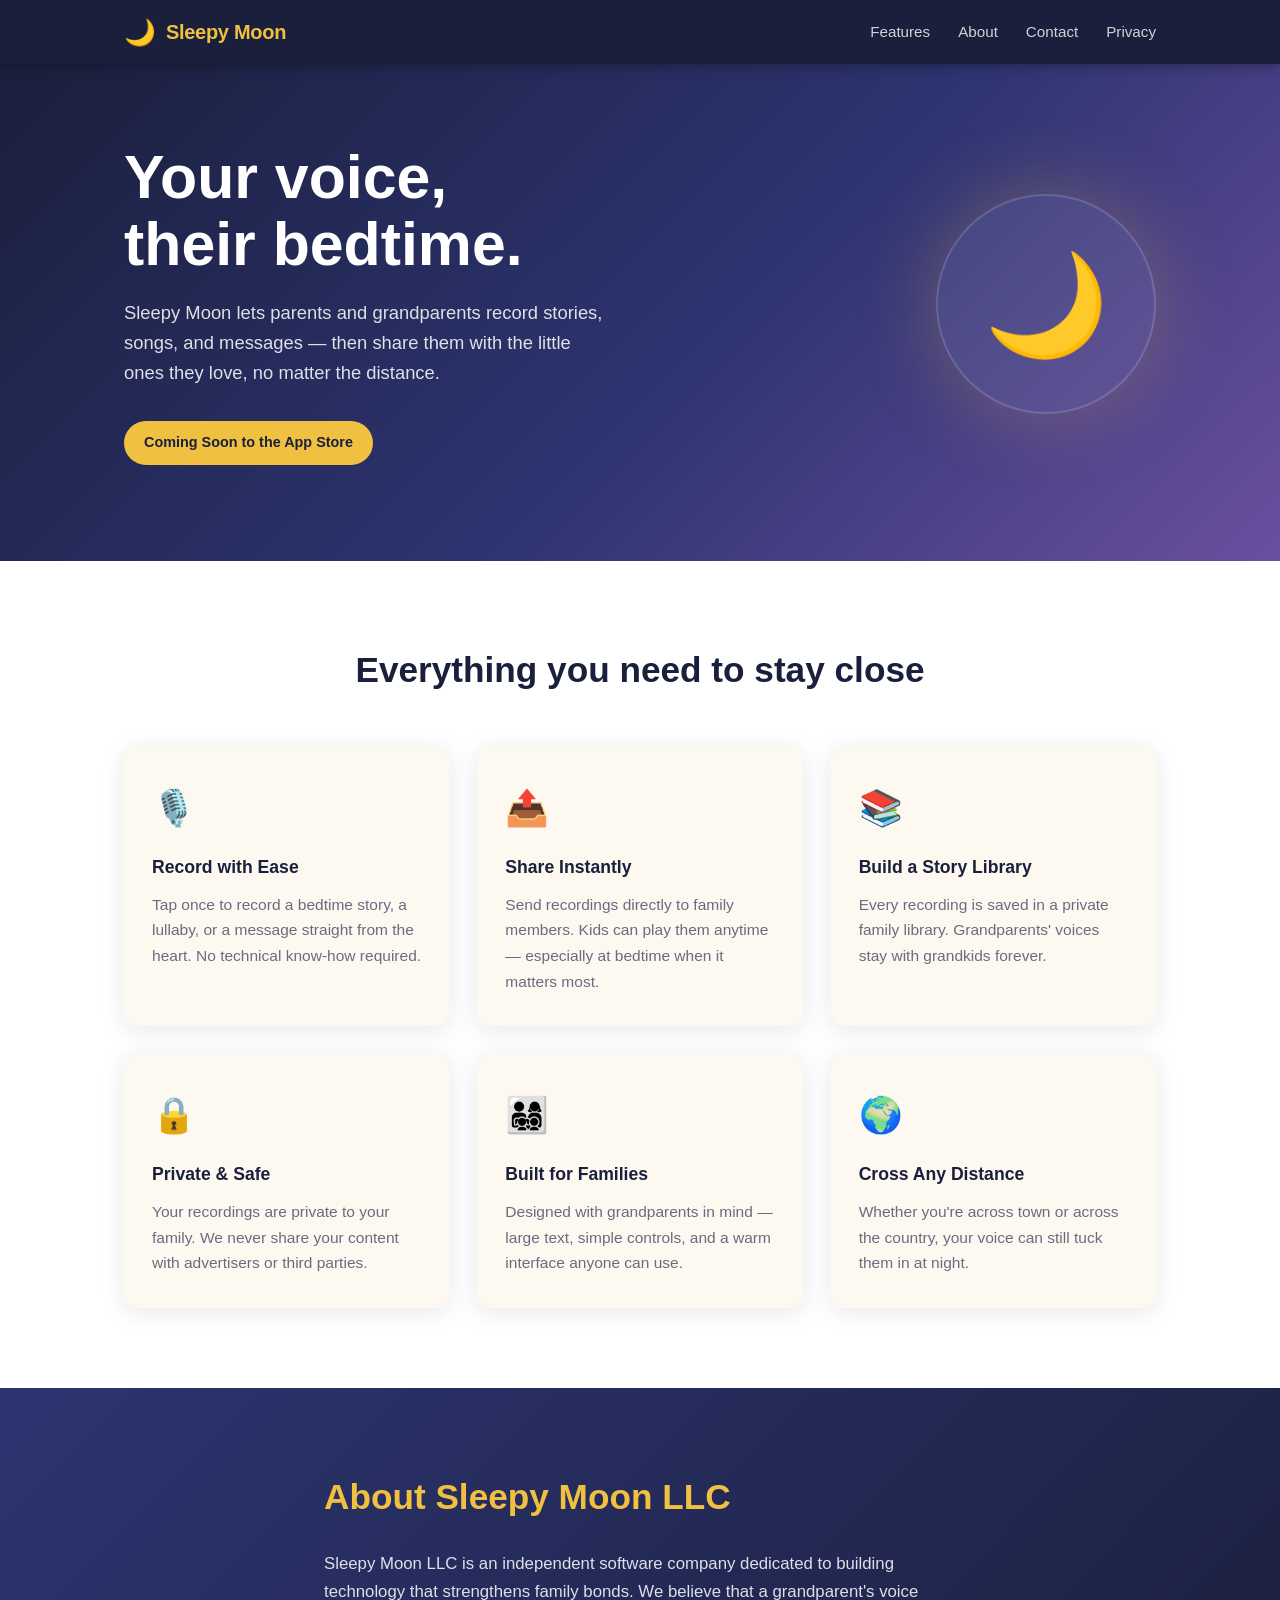
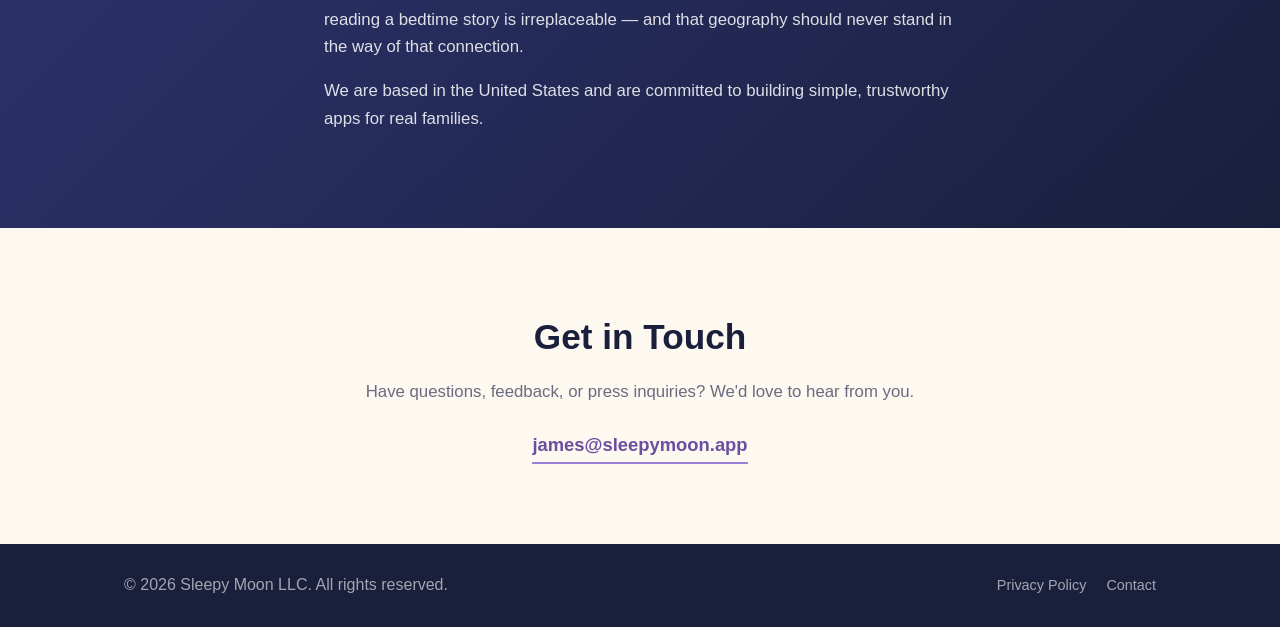
<file: index.html>
<!DOCTYPE html>
<html lang="en">
<head>
  <meta charset="UTF-8" />
  <meta name="viewport" content="width=device-width, initial-scale=1.0" />
  <title>Sleepy Moon — Stories & Messages for the Ones You Love</title>
  <meta name="description" content="Sleepy Moon is an app for parents and grandparents to record heartfelt messages and bedtime stories, then share them with their children and grandchildren." />
  <link rel="icon" type="image/svg+xml" href="favicon.svg" />
  <link rel="stylesheet" href="style.css" />
</head>
<body>

  <!-- NAV -->
  <header class="site-header">
    <nav class="nav container">
      <a href="/" class="logo">
        <span class="logo-moon">🌙</span>
        <span class="logo-text">Sleepy Moon</span>
      </a>
      <ul class="nav-links">
        <li><a href="#features">Features</a></li>
        <li><a href="#about">About</a></li>
        <li><a href="#contact">Contact</a></li>
        <li><a href="privacy.html">Privacy</a></li>
      </ul>
    </nav>
  </header>

  <!-- HERO -->
  <section class="hero">
    <div class="container hero-inner">
      <div class="hero-text">
        <h1>Your voice,<br>their bedtime.</h1>
        <p class="hero-sub">Sleepy Moon lets parents and grandparents record stories, songs, and messages — then share them with the little ones they love, no matter the distance.</p>
        <div class="hero-badges">
          <span class="badge badge-soon">Coming Soon to the App Store</span>
        </div>
      </div>
      <div class="hero-art" aria-hidden="true">
        <div class="moon-circle">
          <span class="moon-emoji">🌙</span>
        </div>
      </div>
    </div>
  </section>

  <!-- FEATURES -->
  <section id="features" class="features section">
    <div class="container">
      <h2 class="section-title">Everything you need to stay close</h2>
      <div class="feature-grid">
        <div class="feature-card">
          <div class="feature-icon">🎙️</div>
          <h3>Record with Ease</h3>
          <p>Tap once to record a bedtime story, a lullaby, or a message straight from the heart. No technical know-how required.</p>
        </div>
        <div class="feature-card">
          <div class="feature-icon">📤</div>
          <h3>Share Instantly</h3>
          <p>Send recordings directly to family members. Kids can play them anytime — especially at bedtime when it matters most.</p>
        </div>
        <div class="feature-card">
          <div class="feature-icon">📚</div>
          <h3>Build a Story Library</h3>
          <p>Every recording is saved in a private family library. Grandparents' voices stay with grandkids forever.</p>
        </div>
        <div class="feature-card">
          <div class="feature-icon">🔒</div>
          <h3>Private &amp; Safe</h3>
          <p>Your recordings are private to your family. We never share your content with advertisers or third parties.</p>
        </div>
        <div class="feature-card">
          <div class="feature-icon">👨‍👩‍👧‍👦</div>
          <h3>Built for Families</h3>
          <p>Designed with grandparents in mind — large text, simple controls, and a warm interface anyone can use.</p>
        </div>
        <div class="feature-card">
          <div class="feature-icon">🌍</div>
          <h3>Cross Any Distance</h3>
          <p>Whether you're across town or across the country, your voice can still tuck them in at night.</p>
        </div>
      </div>
    </div>
  </section>

  <!-- ABOUT -->
  <section id="about" class="about section">
    <div class="container about-inner">
      <div class="about-text">
        <h2>About Sleepy Moon LLC</h2>
        <p>Sleepy Moon LLC is an independent software company dedicated to building technology that strengthens family bonds. We believe that a grandparent's voice reading a bedtime story is irreplaceable — and that geography should never stand in the way of that connection.</p>
        <p>We are based in the United States and are committed to building simple, trustworthy apps for real families.</p>
      </div>
    </div>
  </section>

  <!-- CONTACT -->
  <section id="contact" class="contact section">
    <div class="container contact-inner">
      <h2>Get in Touch</h2>
      <p>Have questions, feedback, or press inquiries? We'd love to hear from you.</p>
      <a class="contact-email" href="mailto:james@sleepymoon.app">james@sleepymoon.app</a>
    </div>
  </section>

  <!-- FOOTER -->
  <footer class="site-footer">
    <div class="container footer-inner">
      <p>&copy; 2026 Sleepy Moon LLC. All rights reserved.</p>
      <ul class="footer-links">
        <li><a href="privacy.html">Privacy Policy</a></li>
        <li><a href="mailto:james@sleepymoon.app">Contact</a></li>
      </ul>
    </div>
  </footer>

</body>
</html>
</file>
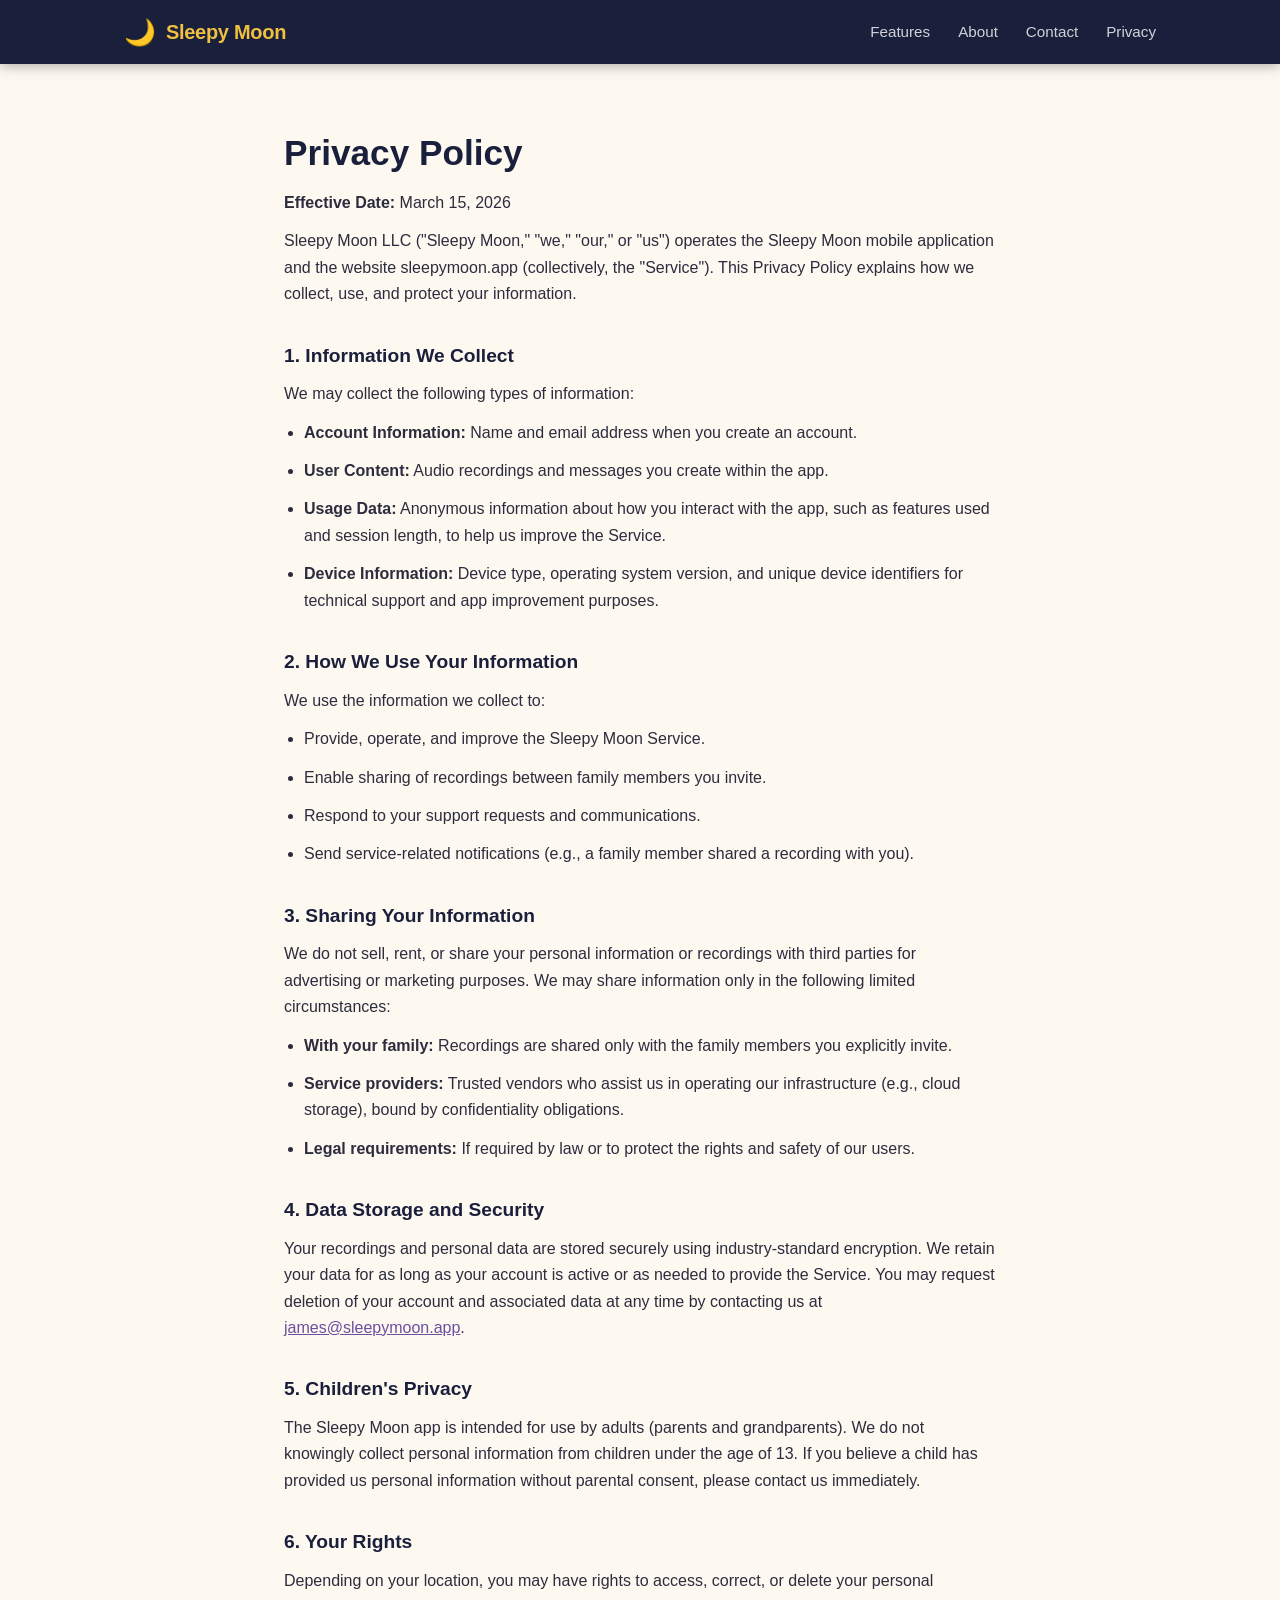
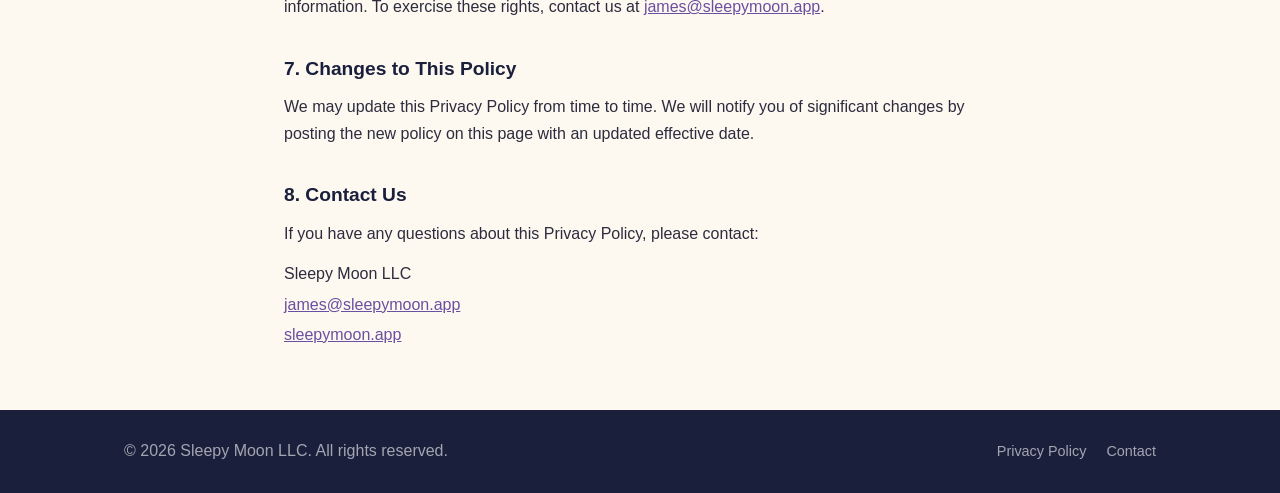
<file: privacy.html>
<!DOCTYPE html>
<html lang="en">
<head>
  <meta charset="UTF-8" />
  <meta name="viewport" content="width=device-width, initial-scale=1.0" />
  <title>Privacy Policy — Sleepy Moon</title>
  <meta name="description" content="Privacy Policy for Sleepy Moon app and sleepymoon.app, operated by Sleepy Moon LLC." />
  <link rel="icon" type="image/svg+xml" href="favicon.svg" />
  <link rel="stylesheet" href="style.css" />
</head>
<body>

  <header class="site-header">
    <nav class="nav container">
      <a href="/" class="logo">
        <span class="logo-moon">🌙</span>
        <span class="logo-text">Sleepy Moon</span>
      </a>
      <ul class="nav-links">
        <li><a href="/#features">Features</a></li>
        <li><a href="/#about">About</a></li>
        <li><a href="/#contact">Contact</a></li>
        <li><a href="privacy.html">Privacy</a></li>
      </ul>
    </nav>
  </header>

  <main class="legal-page">
    <div class="container legal-container">
      <h1>Privacy Policy</h1>
      <p class="legal-date"><strong>Effective Date:</strong> March 15, 2026</p>

      <p>Sleepy Moon LLC ("Sleepy Moon," "we," "our," or "us") operates the Sleepy Moon mobile application and the website sleepymoon.app (collectively, the "Service"). This Privacy Policy explains how we collect, use, and protect your information.</p>

      <h2>1. Information We Collect</h2>
      <p>We may collect the following types of information:</p>
      <ul>
        <li><strong>Account Information:</strong> Name and email address when you create an account.</li>
        <li><strong>User Content:</strong> Audio recordings and messages you create within the app.</li>
        <li><strong>Usage Data:</strong> Anonymous information about how you interact with the app, such as features used and session length, to help us improve the Service.</li>
        <li><strong>Device Information:</strong> Device type, operating system version, and unique device identifiers for technical support and app improvement purposes.</li>
      </ul>

      <h2>2. How We Use Your Information</h2>
      <p>We use the information we collect to:</p>
      <ul>
        <li>Provide, operate, and improve the Sleepy Moon Service.</li>
        <li>Enable sharing of recordings between family members you invite.</li>
        <li>Respond to your support requests and communications.</li>
        <li>Send service-related notifications (e.g., a family member shared a recording with you).</li>
      </ul>

      <h2>3. Sharing Your Information</h2>
      <p>We do not sell, rent, or share your personal information or recordings with third parties for advertising or marketing purposes. We may share information only in the following limited circumstances:</p>
      <ul>
        <li><strong>With your family:</strong> Recordings are shared only with the family members you explicitly invite.</li>
        <li><strong>Service providers:</strong> Trusted vendors who assist us in operating our infrastructure (e.g., cloud storage), bound by confidentiality obligations.</li>
        <li><strong>Legal requirements:</strong> If required by law or to protect the rights and safety of our users.</li>
      </ul>

      <h2>4. Data Storage and Security</h2>
      <p>Your recordings and personal data are stored securely using industry-standard encryption. We retain your data for as long as your account is active or as needed to provide the Service. You may request deletion of your account and associated data at any time by contacting us at <a href="mailto:james@sleepymoon.app">james@sleepymoon.app</a>.</p>

      <h2>5. Children's Privacy</h2>
      <p>The Sleepy Moon app is intended for use by adults (parents and grandparents). We do not knowingly collect personal information from children under the age of 13. If you believe a child has provided us personal information without parental consent, please contact us immediately.</p>

      <h2>6. Your Rights</h2>
      <p>Depending on your location, you may have rights to access, correct, or delete your personal information. To exercise these rights, contact us at <a href="mailto:james@sleepymoon.app">james@sleepymoon.app</a>.</p>

      <h2>7. Changes to This Policy</h2>
      <p>We may update this Privacy Policy from time to time. We will notify you of significant changes by posting the new policy on this page with an updated effective date.</p>

      <h2>8. Contact Us</h2>
      <p>If you have any questions about this Privacy Policy, please contact:</p>
      <address>
        Sleepy Moon LLC<br />
        <a href="mailto:james@sleepymoon.app">james@sleepymoon.app</a><br />
        <a href="https://sleepymoon.app">sleepymoon.app</a>
      </address>
    </div>
  </main>

  <footer class="site-footer">
    <div class="container footer-inner">
      <p>&copy; 2026 Sleepy Moon LLC. All rights reserved.</p>
      <ul class="footer-links">
        <li><a href="privacy.html">Privacy Policy</a></li>
        <li><a href="mailto:james@sleepymoon.app">Contact</a></li>
      </ul>
    </div>
  </footer>

</body>
</html>
</file>
<file: style.css>
/* ===========================
   SLEEPY MOON — GLOBAL STYLES
   =========================== */

*, *::before, *::after {
  box-sizing: border-box;
  margin: 0;
  padding: 0;
}

:root {
  --navy:    #1a1f3c;
  --indigo:  #2d3470;
  --purple:  #6b4fa0;
  --soft-purple: #9b7fd4;
  --gold:    #f0c040;
  --cream:   #fdf8f0;
  --white:   #ffffff;
  --text:    #2c2c3e;
  --text-muted: #6b6b80;
  --radius:  14px;
  --shadow:  0 4px 24px rgba(26,31,60,0.10);
}

html { scroll-behavior: smooth; }

body {
  font-family: -apple-system, BlinkMacSystemFont, "Segoe UI", Roboto, Helvetica, Arial, sans-serif;
  color: var(--text);
  background: var(--cream);
  line-height: 1.65;
}

.container {
  max-width: 1080px;
  margin: 0 auto;
  padding: 0 24px;
}

/* ===========================
   HEADER / NAV
   =========================== */

.site-header {
  background: var(--navy);
  position: sticky;
  top: 0;
  z-index: 100;
  box-shadow: 0 2px 12px rgba(0,0,0,0.3);
}

.nav {
  display: flex;
  align-items: center;
  justify-content: space-between;
  height: 64px;
}

.logo {
  display: flex;
  align-items: center;
  gap: 10px;
  text-decoration: none;
}

.logo-moon { font-size: 1.6rem; }

.logo-text {
  font-size: 1.25rem;
  font-weight: 700;
  color: var(--gold);
  letter-spacing: -0.3px;
}

.nav-links {
  display: flex;
  list-style: none;
  gap: 28px;
}

.nav-links a {
  color: rgba(255,255,255,0.80);
  text-decoration: none;
  font-size: 0.95rem;
  font-weight: 500;
  transition: color 0.2s;
}

.nav-links a:hover { color: var(--gold); }

/* ===========================
   HERO
   =========================== */

.hero {
  background: linear-gradient(135deg, var(--navy) 0%, var(--indigo) 55%, var(--purple) 100%);
  color: var(--white);
  padding: 80px 0 96px;
  overflow: hidden;
}

.hero-inner {
  display: flex;
  align-items: center;
  justify-content: space-between;
  gap: 48px;
}

.hero-text { max-width: 560px; }

.hero-text h1 {
  font-size: clamp(2.4rem, 5vw, 3.8rem);
  font-weight: 800;
  line-height: 1.1;
  color: var(--white);
  margin-bottom: 20px;
}

.hero-sub {
  font-size: 1.15rem;
  color: rgba(255,255,255,0.85);
  margin-bottom: 32px;
  max-width: 480px;
}

.hero-badges { display: flex; gap: 12px; flex-wrap: wrap; }

.badge {
  display: inline-block;
  padding: 10px 20px;
  border-radius: 50px;
  font-size: 0.9rem;
  font-weight: 600;
}

.badge-soon {
  background: var(--gold);
  color: var(--navy);
}

.hero-art { flex-shrink: 0; }

.moon-circle {
  width: 220px;
  height: 220px;
  border-radius: 50%;
  background: rgba(255,255,255,0.08);
  border: 2px solid rgba(255,255,255,0.15);
  display: flex;
  align-items: center;
  justify-content: center;
  font-size: 100px;
  box-shadow: 0 0 80px rgba(240,192,64,0.25);
}

/* ===========================
   SECTIONS
   =========================== */

.section { padding: 80px 0; }

.section-title {
  text-align: center;
  font-size: clamp(1.6rem, 3vw, 2.2rem);
  font-weight: 700;
  color: var(--navy);
  margin-bottom: 48px;
}

/* ===========================
   FEATURES
   =========================== */

.features { background: var(--white); }

.feature-grid {
  display: grid;
  grid-template-columns: repeat(auto-fit, minmax(280px, 1fr));
  gap: 28px;
}

.feature-card {
  background: var(--cream);
  border-radius: var(--radius);
  padding: 32px 28px;
  box-shadow: var(--shadow);
  transition: transform 0.2s, box-shadow 0.2s;
}

.feature-card:hover {
  transform: translateY(-4px);
  box-shadow: 0 8px 32px rgba(26,31,60,0.14);
}

.feature-icon {
  font-size: 2.2rem;
  margin-bottom: 16px;
}

.feature-card h3 {
  font-size: 1.1rem;
  font-weight: 700;
  color: var(--navy);
  margin-bottom: 10px;
}

.feature-card p {
  color: var(--text-muted);
  font-size: 0.97rem;
}

/* ===========================
   ABOUT
   =========================== */

.about {
  background: linear-gradient(135deg, var(--indigo), var(--navy));
  color: var(--white);
}

.about-inner { max-width: 680px; }

.about h2 {
  font-size: clamp(1.6rem, 3vw, 2.2rem);
  font-weight: 700;
  margin-bottom: 24px;
  color: var(--gold);
}

.about p {
  color: rgba(255,255,255,0.85);
  font-size: 1.05rem;
  margin-bottom: 16px;
}

/* ===========================
   CONTACT
   =========================== */

.contact { background: var(--cream); text-align: center; }

.contact-inner h2 {
  font-size: clamp(1.6rem, 3vw, 2.2rem);
  font-weight: 700;
  color: var(--navy);
  margin-bottom: 12px;
}

.contact-inner p {
  color: var(--text-muted);
  font-size: 1.05rem;
  margin-bottom: 24px;
}

.contact-email {
  display: inline-block;
  font-size: 1.15rem;
  font-weight: 600;
  color: var(--purple);
  text-decoration: none;
  border-bottom: 2px solid var(--soft-purple);
  padding-bottom: 2px;
  transition: color 0.2s, border-color 0.2s;
}

.contact-email:hover {
  color: var(--navy);
  border-color: var(--navy);
}

/* ===========================
   FOOTER
   =========================== */

.site-footer {
  background: var(--navy);
  color: rgba(255,255,255,0.6);
  padding: 28px 0;
}

.footer-inner {
  display: flex;
  align-items: center;
  justify-content: space-between;
  flex-wrap: wrap;
  gap: 12px;
}

.footer-links {
  display: flex;
  list-style: none;
  gap: 20px;
}

.footer-links a {
  color: rgba(255,255,255,0.6);
  text-decoration: none;
  font-size: 0.9rem;
  transition: color 0.2s;
}

.footer-links a:hover { color: var(--gold); }

/* ===========================
   LEGAL PAGE
   =========================== */

.legal-page { padding: 60px 0; }

.legal-container { max-width: 760px; }

.legal-container h1 {
  font-size: 2.2rem;
  font-weight: 800;
  color: var(--navy);
  margin-bottom: 8px;
}

.legal-date {
  color: var(--text-muted);
  margin-bottom: 32px;
}

.legal-container h2 {
  font-size: 1.2rem;
  font-weight: 700;
  color: var(--navy);
  margin: 32px 0 10px;
}

.legal-container p,
.legal-container li {
  color: var(--text);
  font-size: 1rem;
  margin-bottom: 12px;
}

.legal-container ul {
  padding-left: 20px;
  margin-bottom: 12px;
}

.legal-container a { color: var(--purple); }

address { font-style: normal; line-height: 1.9; }

/* ===========================
   RESPONSIVE
   =========================== */

@media (max-width: 680px) {
  .hero-inner { flex-direction: column; text-align: center; }
  .hero-sub { margin-left: auto; margin-right: auto; }
  .hero-badges { justify-content: center; }
  .moon-circle { width: 160px; height: 160px; font-size: 72px; }
  .nav-links { gap: 16px; }
  .footer-inner { flex-direction: column; text-align: center; }
}

@media (max-width: 420px) {
  .nav-links { display: none; }
}
</file>
